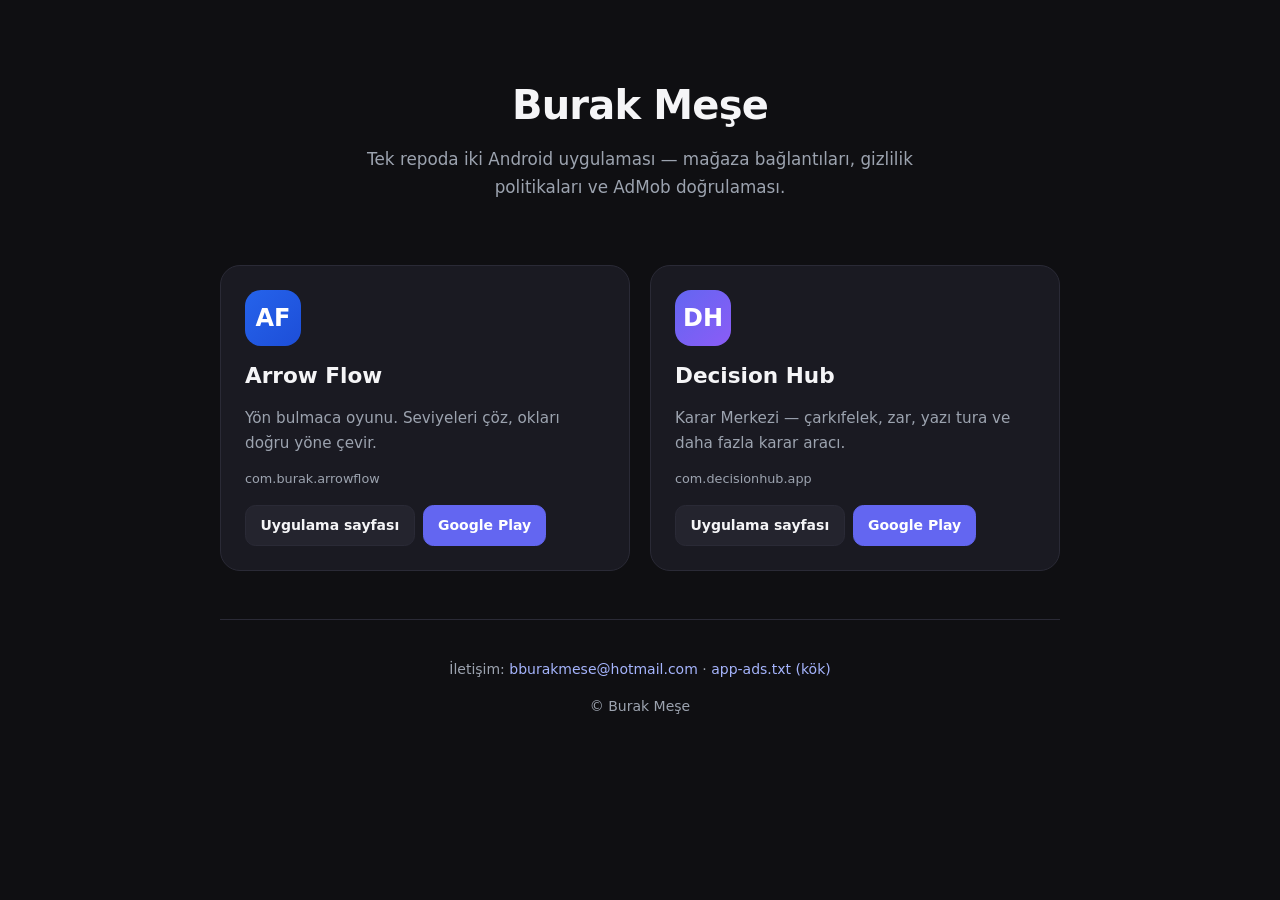
<file: index.html>
<!DOCTYPE html>
<html lang="tr">
<head>
  <meta charset="utf-8">
  <meta name="viewport" content="width=device-width, initial-scale=1">
  <meta name="description" content="Burak Meşe — Arrow Flow ve Decision Hub Android uygulamaları.">
  <title>Burak Meşe — Mobil Uygulamalar</title>
  <link rel="stylesheet" href="assets/site.css">
</head>
<body>
  <div class="wrap">
    <header class="hero">
      <h1>Burak Meşe</h1>
      <p>Tek repoda iki Android uygulaması — mağaza bağlantıları, gizlilik politikaları ve AdMob doğrulaması.</p>
    </header>

    <div class="grid">
      <article class="card">
        <div class="card-icon arrow" aria-hidden="true">AF</div>
        <h2>Arrow Flow</h2>
        <p>Yön bulmaca oyunu. Seviyeleri çöz, okları doğru yöne çevir.</p>
        <span class="meta">com.burak.arrowflow</span>
        <div class="links">
          <a class="btn" href="arrow-flow/">Uygulama sayfası</a>
          <a class="btn primary" href="https://play.google.com/store/apps/details?id=com.burak.arrowflow">Google Play</a>
        </div>
      </article>

      <article class="card">
        <div class="card-icon karar" aria-hidden="true">DH</div>
        <h2>Decision Hub</h2>
        <p>Karar Merkezi — çarkıfelek, zar, yazı tura ve daha fazla karar aracı.</p>
        <span class="meta">com.decisionhub.app</span>
        <div class="links">
          <a class="btn" href="decision-hub/">Uygulama sayfası</a>
          <a class="btn primary" href="https://play.google.com/store/apps/details?id=com.decisionhub.app">Google Play</a>
        </div>
      </article>
    </div>

    <footer class="footer">
      <p>
        İletişim:
        <a href="mailto:bburakmese@hotmail.com">bburakmese@hotmail.com</a>
        ·
        <a href="app-ads.txt">app-ads.txt (kök)</a>
      </p>
      <p>© Burak Meşe</p>
    </footer>
  </div>
</body>
</html>
</file>
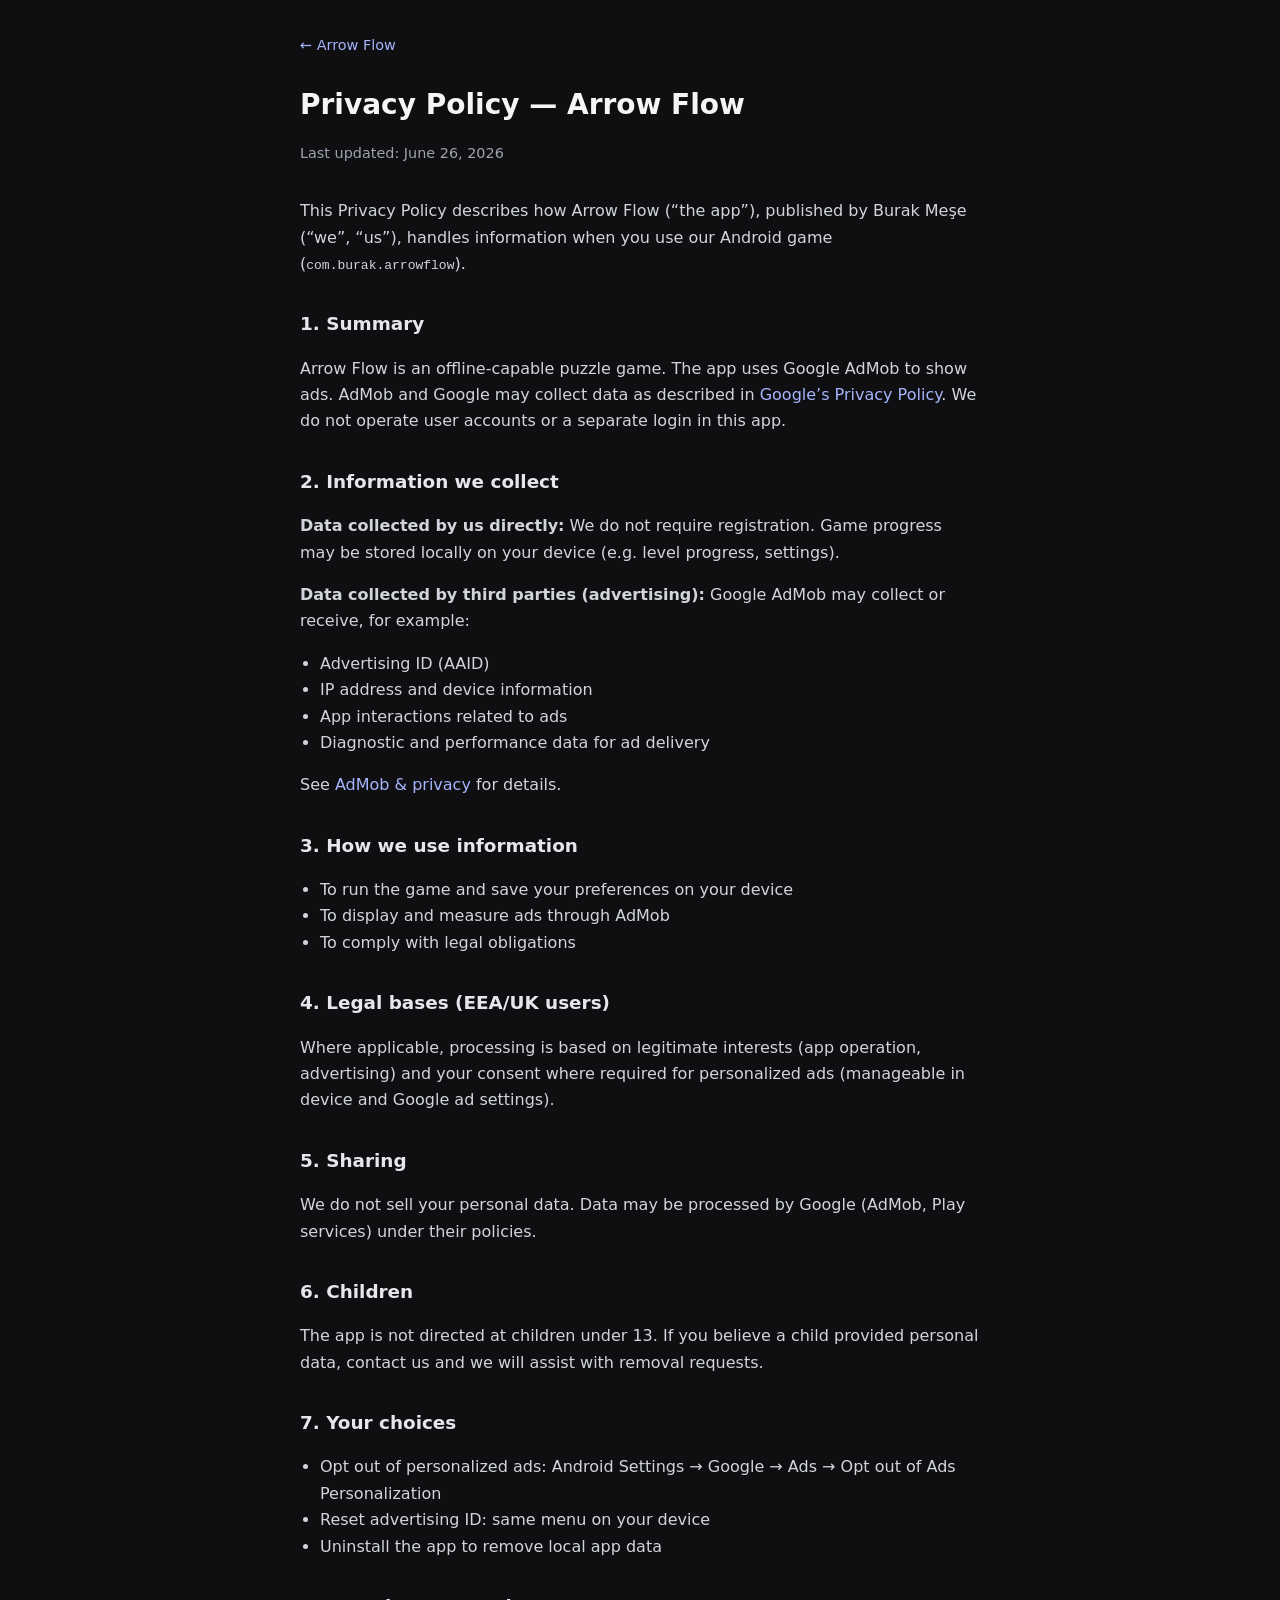
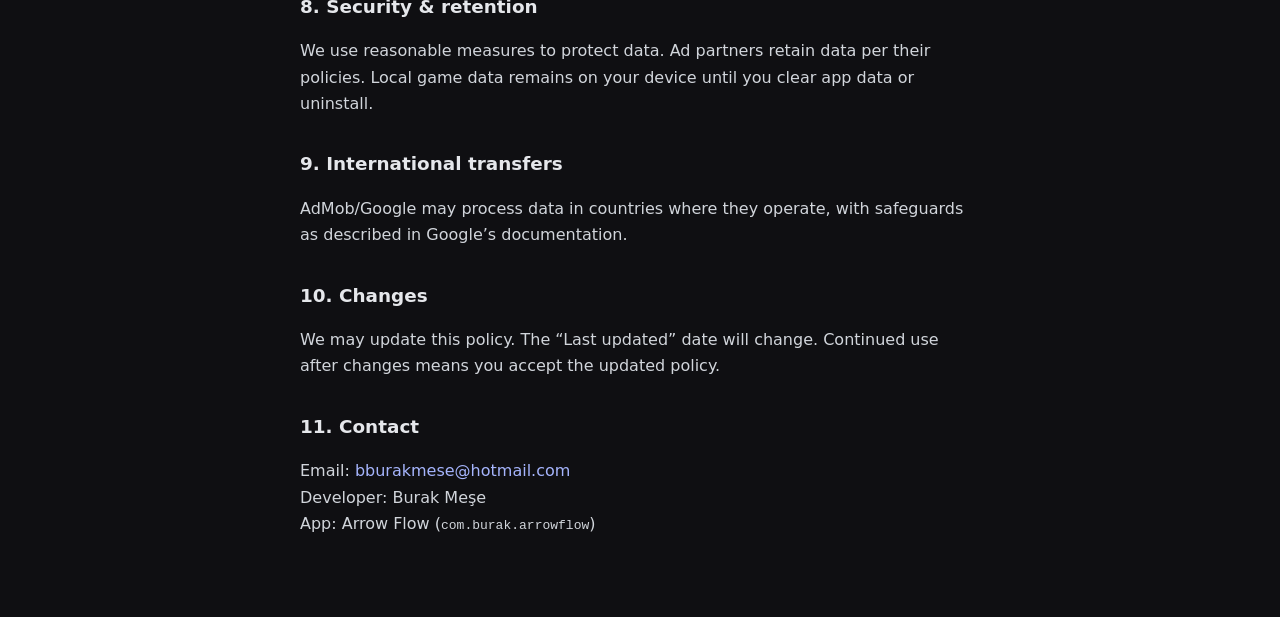
<file: arrow-flow-privacy/index.html>
<!DOCTYPE html>
<html lang="en">
<head>
  <meta charset="utf-8">
  <meta http-equiv="refresh" content="0; url=../arrow-flow/privacy/">
  <link rel="canonical" href="https://meseburak.github.io/arrow-flow/privacy/">
  <title>Redirecting…</title>
</head>
<body>
  <p>Moved to <a href="../arrow-flow/privacy/">arrow-flow/privacy</a>.</p>
</body>
</html>
</file>
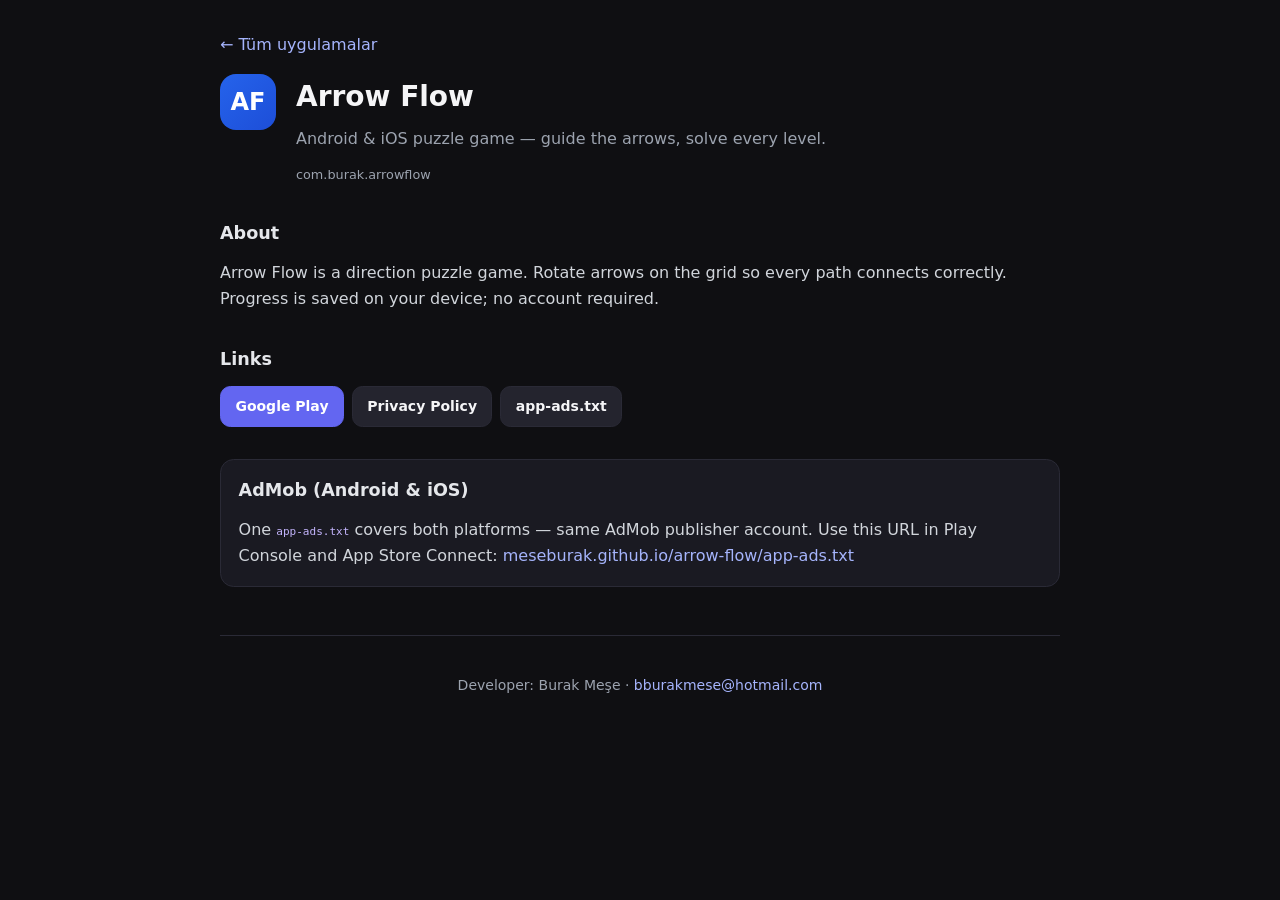
<file: arrow-flow/index.html>
<!DOCTYPE html>
<html lang="en">
<head>
  <meta charset="utf-8">
  <meta name="viewport" content="width=device-width, initial-scale=1">
  <meta name="description" content="Arrow Flow — Android puzzle game by Burak Meşe.">
  <title>Arrow Flow</title>
  <link rel="stylesheet" href="../assets/site.css">
</head>
<body>
  <div class="wrap app-page">
    <a class="back" href="../">← Tüm uygulamalar</a>

    <header class="app-hero">
      <div class="card-icon arrow" aria-hidden="true">AF</div>
      <div>
        <h1>Arrow Flow</h1>
        <p class="app-tagline">Android &amp; iOS puzzle game — guide the arrows, solve every level.</p>
        <span class="meta">com.burak.arrowflow</span>
      </div>
    </header>

    <section class="app-section">
      <h2>About</h2>
      <p>
        Arrow Flow is a direction puzzle game. Rotate arrows on the grid so every path connects
        correctly. Progress is saved on your device; no account required.
      </p>
    </section>

    <section class="app-section">
      <h2>Links</h2>
      <div class="links">
        <a class="btn primary" href="https://play.google.com/store/apps/details?id=com.burak.arrowflow">Google Play</a>
        <a class="btn" href="privacy/">Privacy Policy</a>
        <a class="btn" href="app-ads.txt">app-ads.txt</a>
      </div>
    </section>

    <section class="app-section ads-note">
      <h2>AdMob (Android &amp; iOS)</h2>
      <p>
        One <code>app-ads.txt</code> covers both platforms — same AdMob publisher account.
        Use this URL in Play Console and App Store Connect:
        <a href="app-ads.txt">meseburak.github.io/arrow-flow/app-ads.txt</a>
      </p>
    </section>

    <footer class="footer">
      <p>Developer: Burak Meşe · <a href="mailto:bburakmese@hotmail.com">bburakmese@hotmail.com</a></p>
    </footer>
  </div>
</body>
</html>
</file>
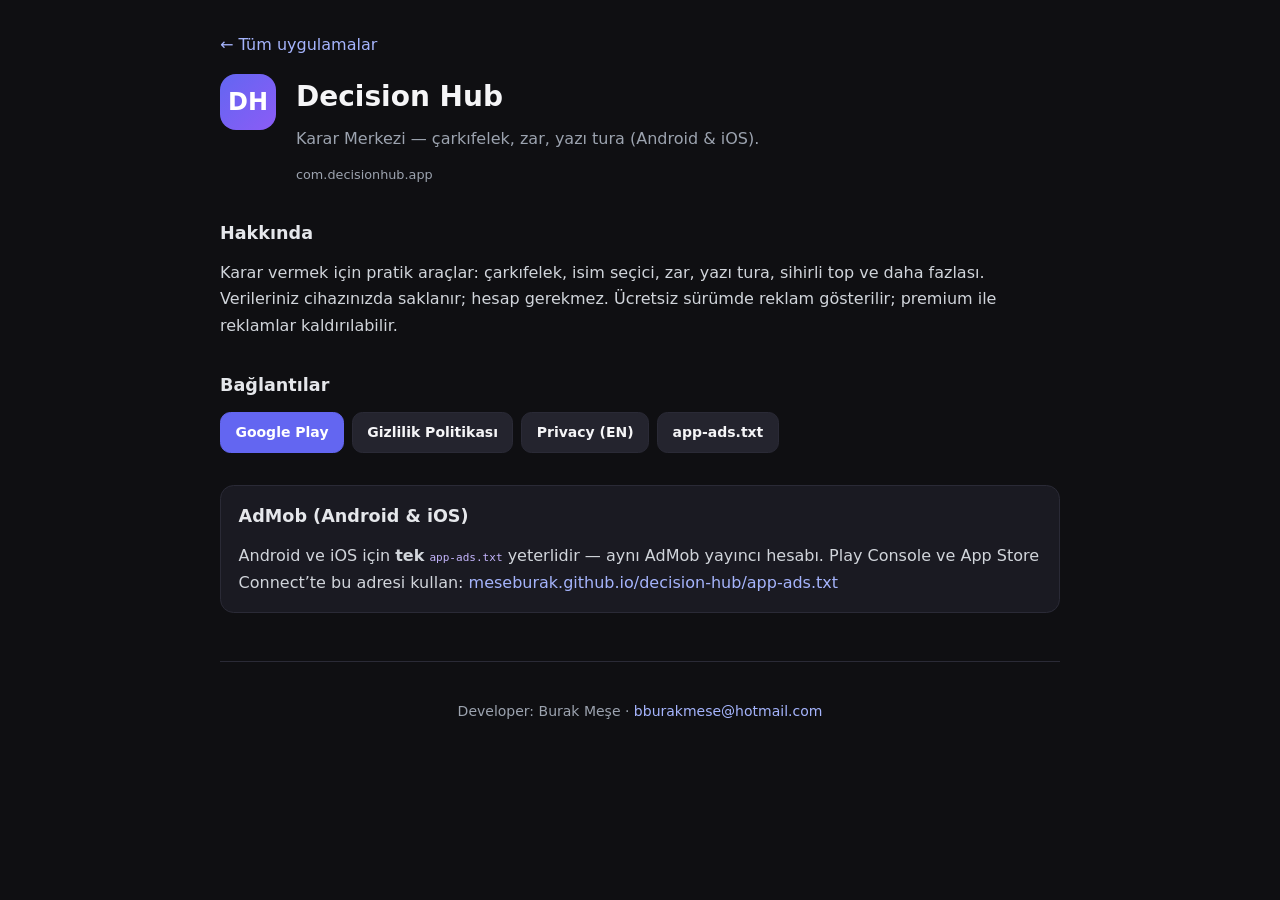
<file: decision-hub/index.html>
<!DOCTYPE html>
<html lang="tr">
<head>
  <meta charset="utf-8">
  <meta name="viewport" content="width=device-width, initial-scale=1">
  <meta name="description" content="Decision Hub (Karar Merkezi) — çarkıfelek, zar ve karar araçları.">
  <title>Decision Hub — Karar Merkezi</title>
  <link rel="stylesheet" href="../assets/site.css">
</head>
<body>
  <div class="wrap app-page">
    <a class="back" href="../">← Tüm uygulamalar</a>

    <header class="app-hero">
      <div class="card-icon karar" aria-hidden="true">DH</div>
      <div>
        <h1>Decision Hub</h1>
        <p class="app-tagline">Karar Merkezi — çarkıfelek, zar, yazı tura (Android &amp; iOS).</p>
        <span class="meta">com.decisionhub.app</span>
      </div>
    </header>

    <section class="app-section">
      <h2>Hakkında</h2>
      <p>
        Karar vermek için pratik araçlar: çarkıfelek, isim seçici, zar, yazı tura, sihirli top ve
        daha fazlası. Verileriniz cihazınızda saklanır; hesap gerekmez. Ücretsiz sürümde reklam
        gösterilir; premium ile reklamlar kaldırılabilir.
      </p>
    </section>

    <section class="app-section">
      <h2>Bağlantılar</h2>
      <div class="links">
        <a class="btn primary" href="https://play.google.com/store/apps/details?id=com.decisionhub.app">Google Play</a>
        <a class="btn" href="privacy/">Gizlilik Politikası</a>
        <a class="btn" href="privacy/en.html">Privacy (EN)</a>
        <a class="btn" href="app-ads.txt">app-ads.txt</a>
      </div>
    </section>

    <section class="app-section ads-note">
      <h2>AdMob (Android &amp; iOS)</h2>
      <p>
        Android ve iOS için <strong>tek</strong> <code>app-ads.txt</code> yeterlidir — aynı AdMob yayıncı hesabı.
        Play Console ve App Store Connect’te bu adresi kullan:
        <a href="app-ads.txt">meseburak.github.io/decision-hub/app-ads.txt</a>
      </p>
    </section>

    <footer class="footer">
      <p>Developer: Burak Meşe · <a href="mailto:bburakmese@hotmail.com">bburakmese@hotmail.com</a></p>
    </footer>
  </div>
</body>
</html>
</file>
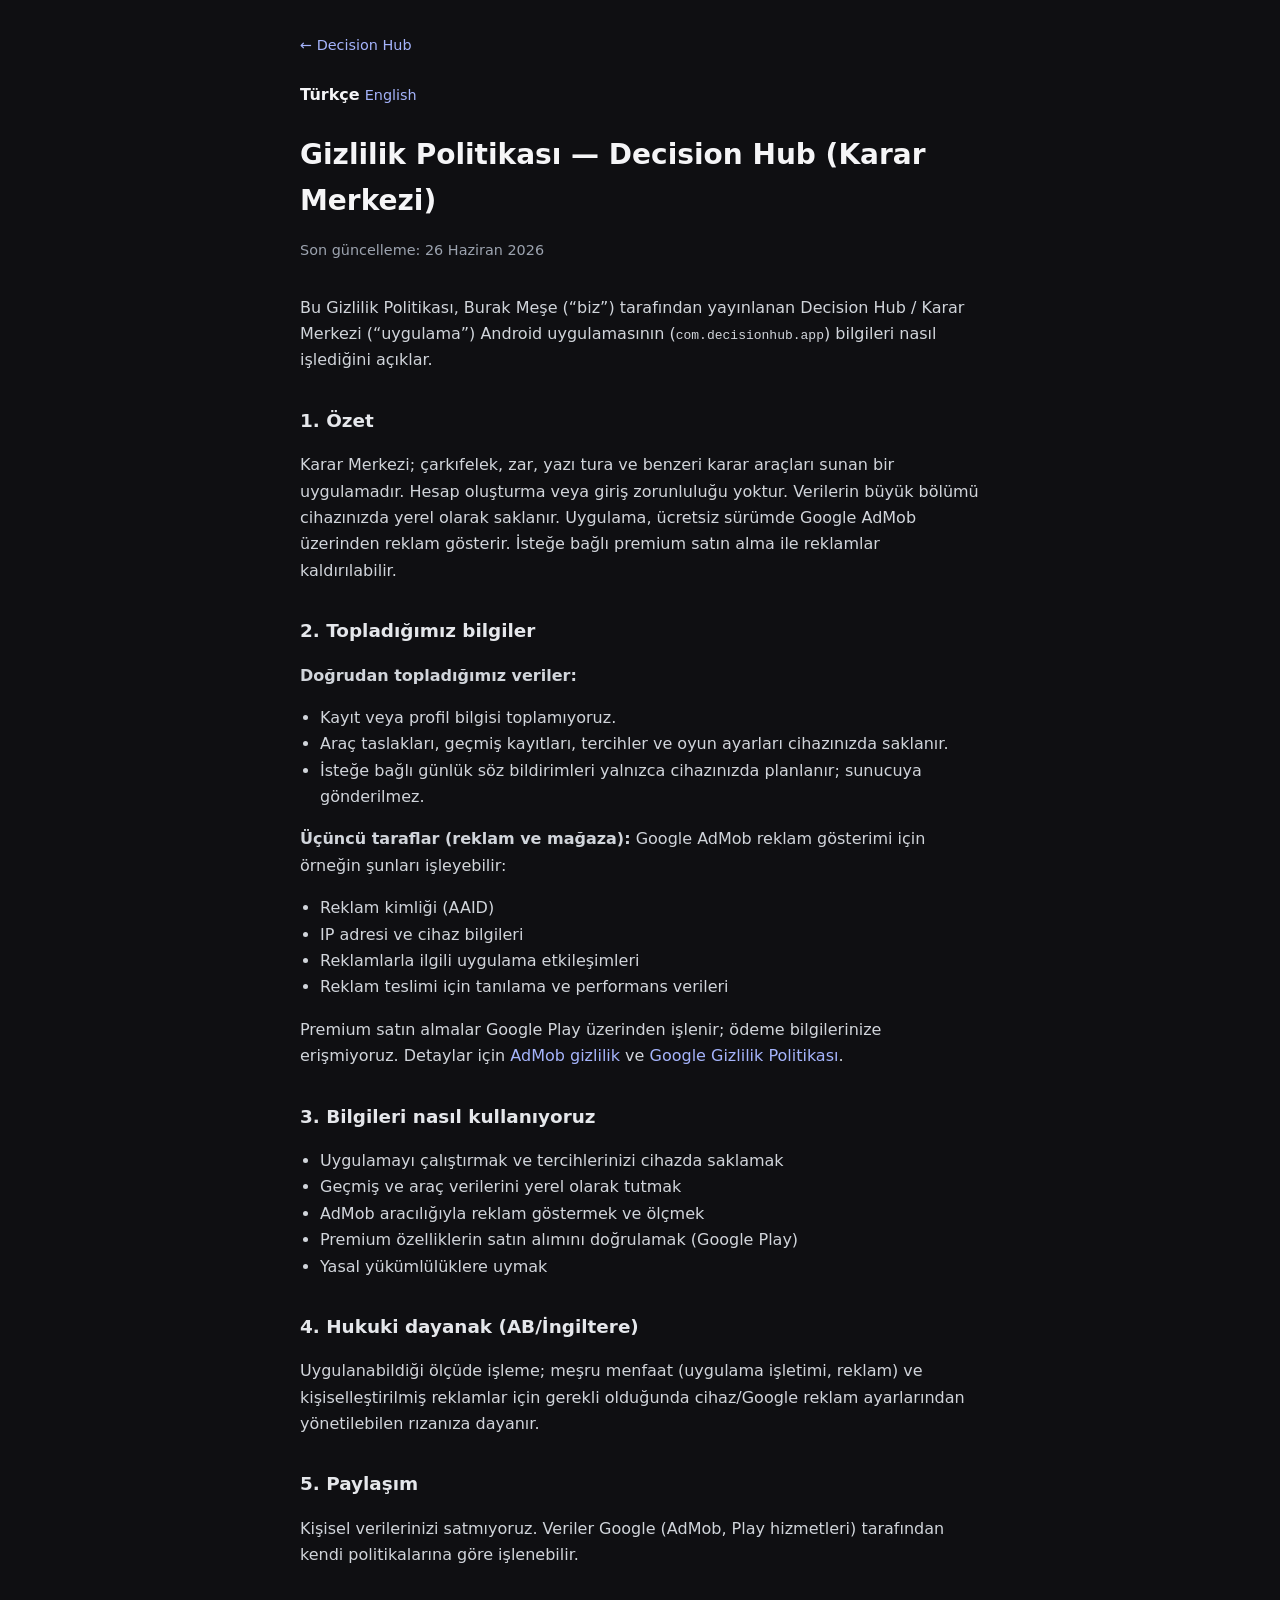
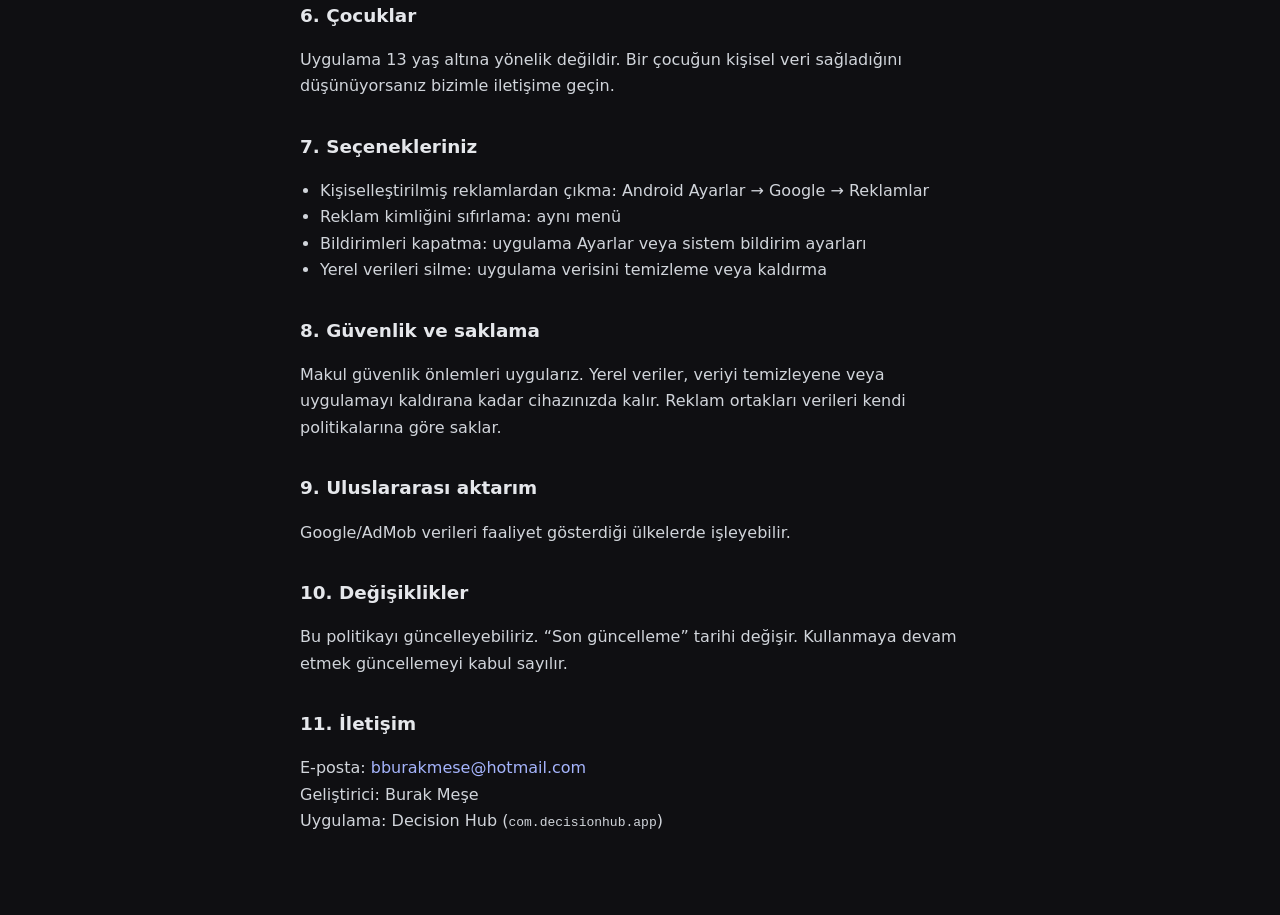
<file: karar-merkezi-privacy/index.html>
<!DOCTYPE html>
<html lang="tr">
<head>
  <meta charset="utf-8">
  <meta http-equiv="refresh" content="0; url=../decision-hub/privacy/">
  <link rel="canonical" href="https://meseburak.github.io/decision-hub/privacy/">
  <title>Yönlendiriliyor…</title>
</head>
<body>
  <p>Yeni adres: <a href="../decision-hub/privacy/">decision-hub/privacy</a>.</p>
</body>
</html>
</file>
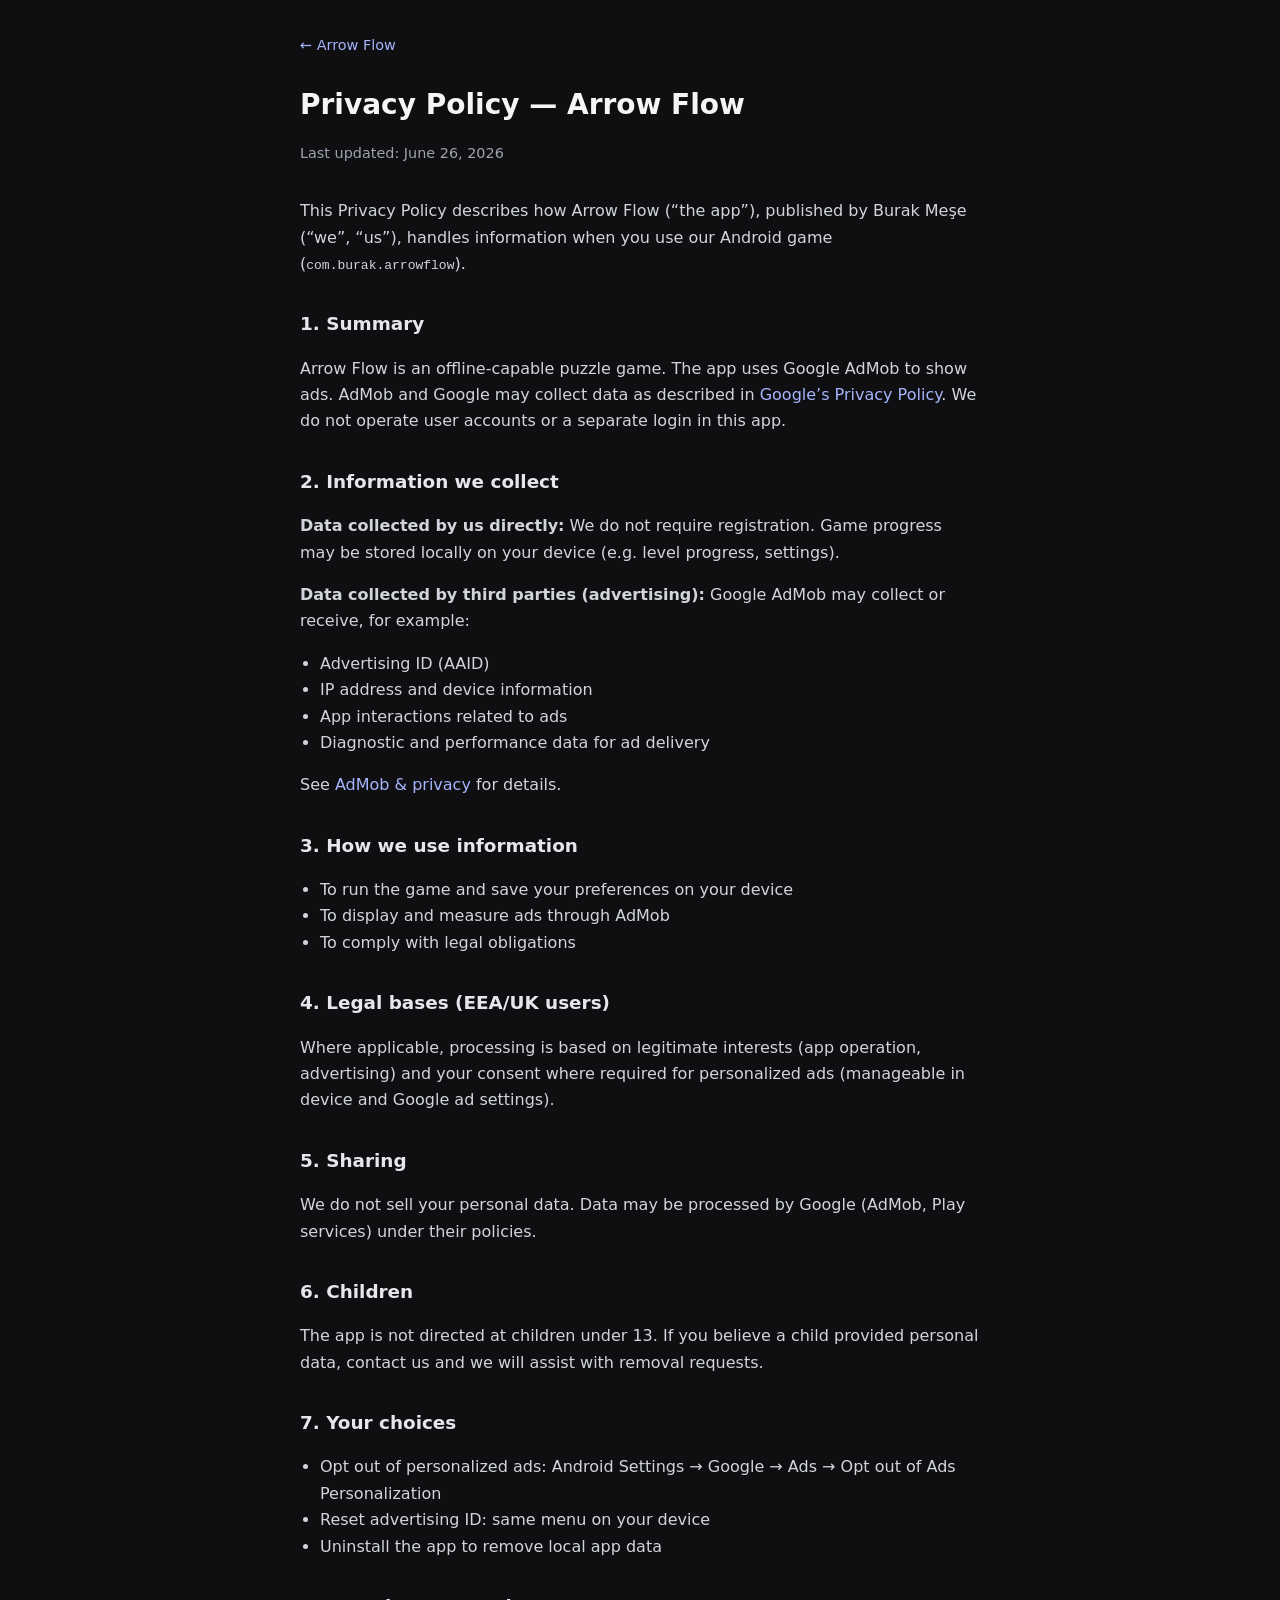
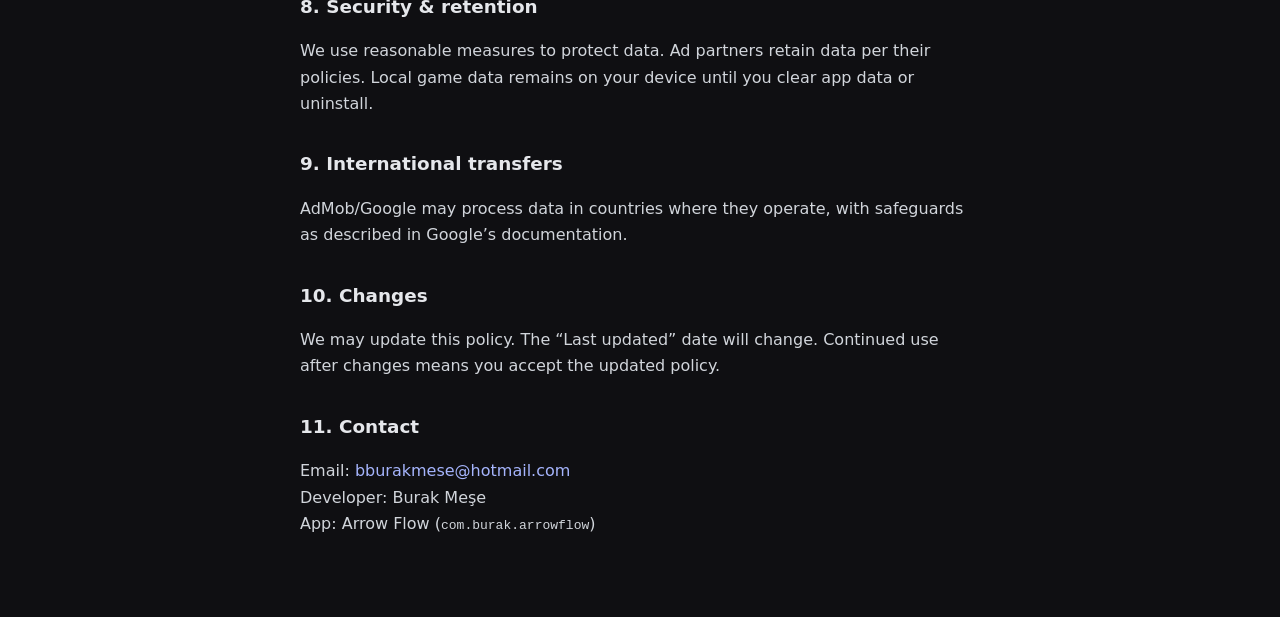
<file: arrow-flow/privacy/index.html>
<!DOCTYPE html>
<html lang="en">
<head>
  <meta charset="utf-8">
  <meta name="viewport" content="width=device-width, initial-scale=1">
  <title>Arrow Flow — Privacy Policy</title>
  <link rel="stylesheet" href="../../assets/site.css">
</head>
<body>
  <div class="wrap policy">
    <a class="back" href="../">← Arrow Flow</a>
    <h1>Privacy Policy — Arrow Flow</h1>
    <p class="updated">Last updated: June 26, 2026</p>

    <p>
      This Privacy Policy describes how Arrow Flow (“the app”), published by Burak Meşe (“we”, “us”),
      handles information when you use our Android game (<code>com.burak.arrowflow</code>).
    </p>

    <h2>1. Summary</h2>
    <p>
      Arrow Flow is an offline-capable puzzle game. The app uses Google AdMob to show ads.
      AdMob and Google may collect data as described in
      <a href="https://policies.google.com/privacy" rel="noopener">Google’s Privacy Policy</a>.
      We do not operate user accounts or a separate login in this app.
    </p>

    <h2>2. Information we collect</h2>
    <p><strong>Data collected by us directly:</strong> We do not require registration. Game progress may be stored locally on your device (e.g. level progress, settings).</p>
    <p><strong>Data collected by third parties (advertising):</strong> Google AdMob may collect or receive, for example:</p>
    <ul>
      <li>Advertising ID (AAID)</li>
      <li>IP address and device information</li>
      <li>App interactions related to ads</li>
      <li>Diagnostic and performance data for ad delivery</li>
    </ul>
    <p>See <a href="https://support.google.com/admob/answer/6128543" rel="noopener">AdMob &amp; privacy</a> for details.</p>

    <h2>3. How we use information</h2>
    <ul>
      <li>To run the game and save your preferences on your device</li>
      <li>To display and measure ads through AdMob</li>
      <li>To comply with legal obligations</li>
    </ul>

    <h2>4. Legal bases (EEA/UK users)</h2>
    <p>
      Where applicable, processing is based on legitimate interests (app operation, advertising)
      and your consent where required for personalized ads (manageable in device and Google ad settings).
    </p>

    <h2>5. Sharing</h2>
    <p>We do not sell your personal data. Data may be processed by Google (AdMob, Play services) under their policies.</p>

    <h2>6. Children</h2>
    <p>
      The app is not directed at children under 13. If you believe a child provided personal data,
      contact us and we will assist with removal requests.
    </p>

    <h2>7. Your choices</h2>
    <ul>
      <li>Opt out of personalized ads: Android Settings → Google → Ads → Opt out of Ads Personalization</li>
      <li>Reset advertising ID: same menu on your device</li>
      <li>Uninstall the app to remove local app data</li>
    </ul>

    <h2>8. Security &amp; retention</h2>
    <p>
      We use reasonable measures to protect data. Ad partners retain data per their policies.
      Local game data remains on your device until you clear app data or uninstall.
    </p>

    <h2>9. International transfers</h2>
    <p>AdMob/Google may process data in countries where they operate, with safeguards as described in Google’s documentation.</p>

    <h2>10. Changes</h2>
    <p>We may update this policy. The “Last updated” date will change. Continued use after changes means you accept the updated policy.</p>

    <h2>11. Contact</h2>
    <p>
      Email: <a href="mailto:bburakmese@hotmail.com">bburakmese@hotmail.com</a><br>
      Developer: Burak Meşe<br>
      App: Arrow Flow (<code>com.burak.arrowflow</code>)
    </p>
  </div>
</body>
</html>
</file>
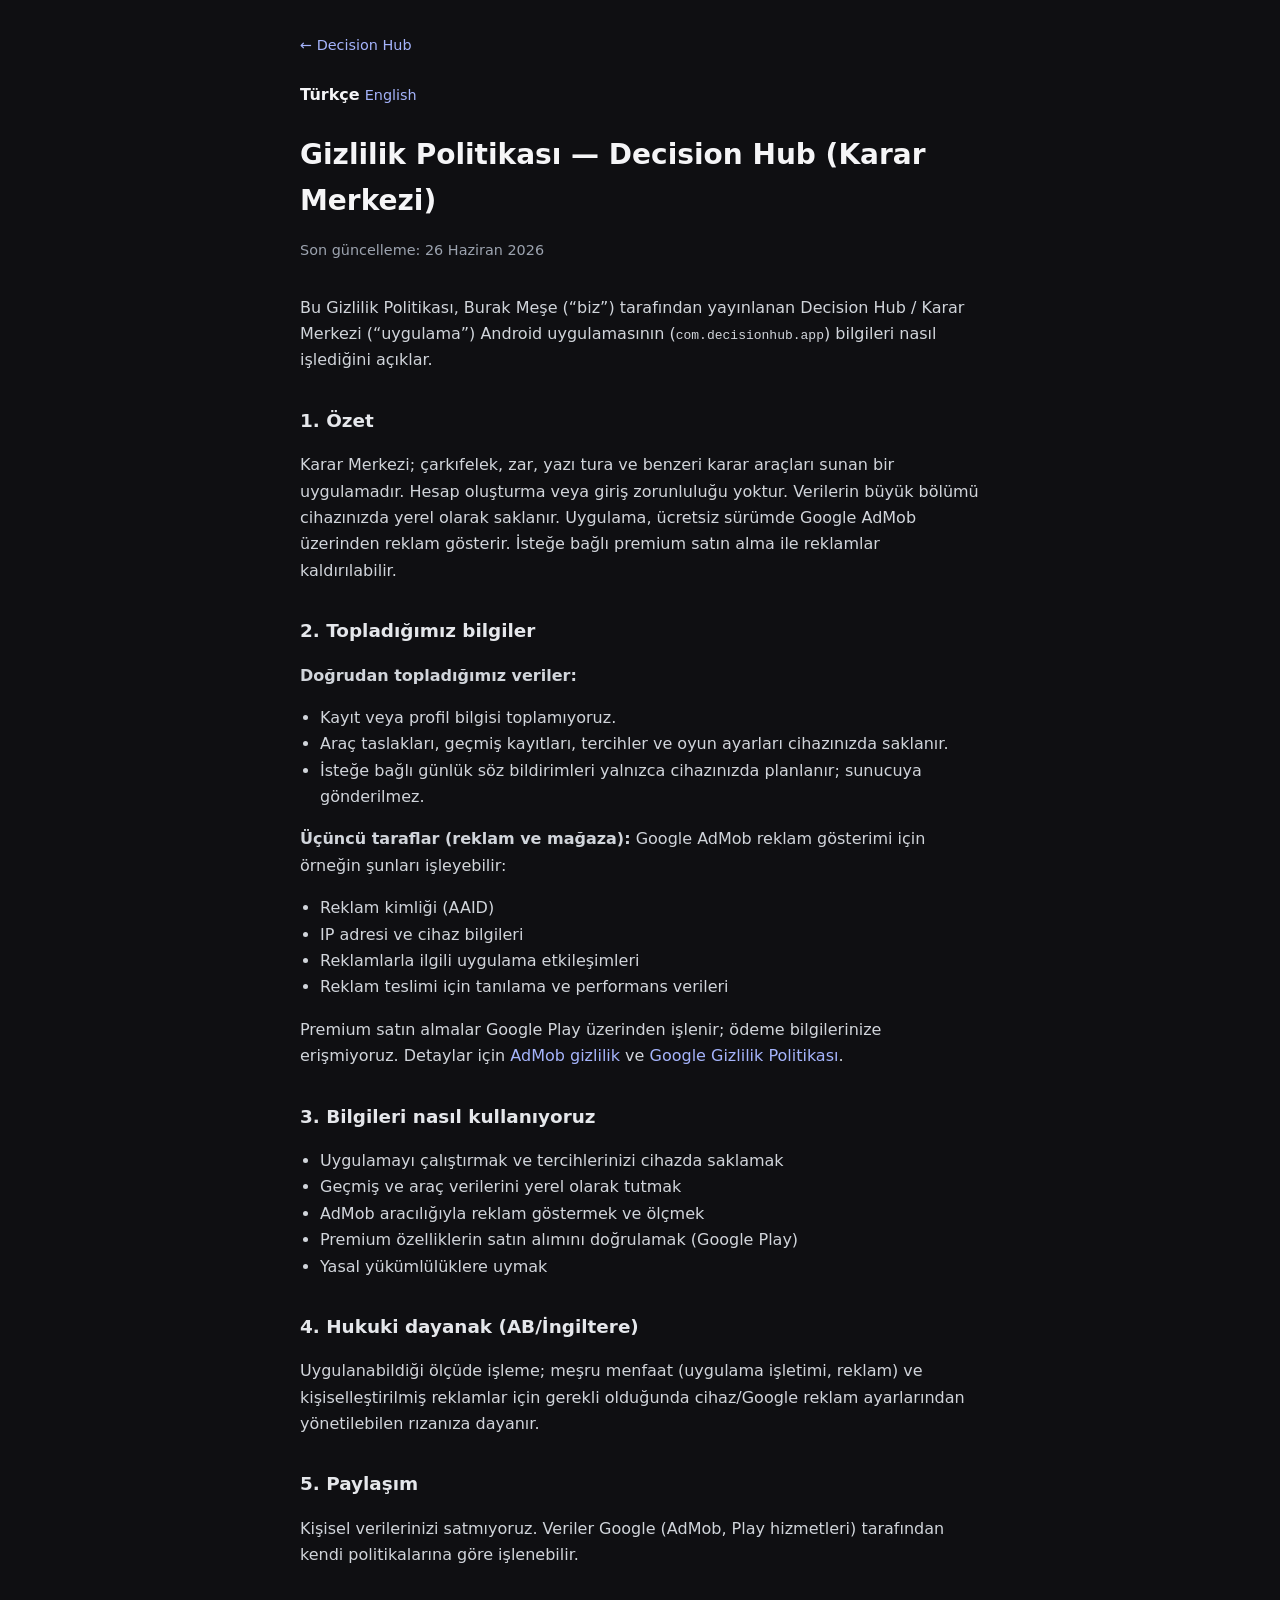
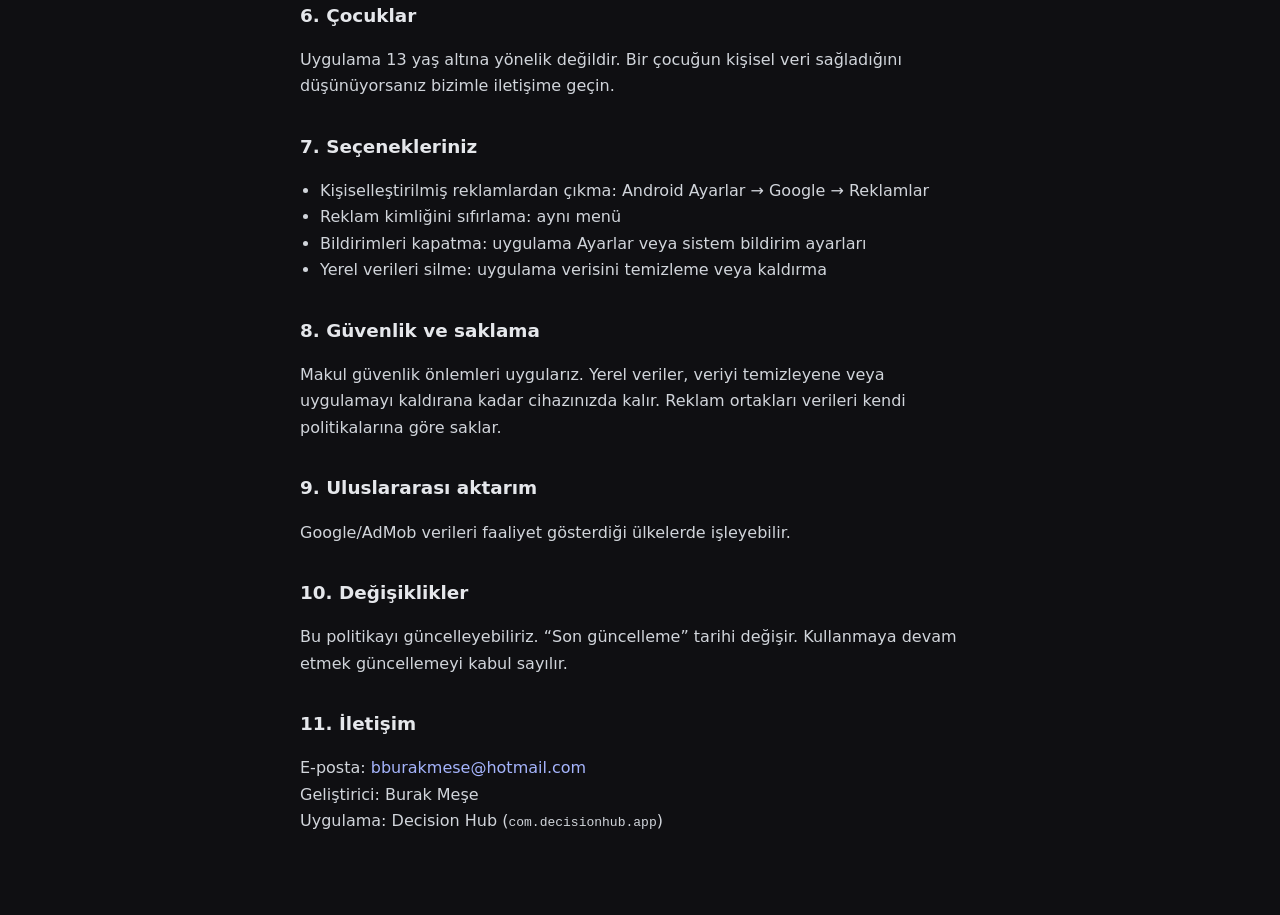
<file: decision-hub/privacy/index.html>
<!DOCTYPE html>
<html lang="tr">
<head>
  <meta charset="utf-8">
  <meta name="viewport" content="width=device-width, initial-scale=1">
  <title>Decision Hub — Gizlilik Politikası</title>
  <link rel="stylesheet" href="../../assets/site.css">
</head>
<body>
  <div class="wrap policy">
    <a class="back" href="../">← Decision Hub</a>
    <div class="lang-switch">
      <strong>Türkçe</strong>
      <a href="en.html">English</a>
    </div>

    <h1>Gizlilik Politikası — Decision Hub (Karar Merkezi)</h1>
    <p class="updated">Son güncelleme: 26 Haziran 2026</p>

    <p>
      Bu Gizlilik Politikası, Burak Meşe (“biz”) tarafından yayınlanan Decision Hub / Karar Merkezi
      (“uygulama”) Android uygulamasının (<code>com.decisionhub.app</code>) bilgileri nasıl
      işlediğini açıklar.
    </p>

    <h2>1. Özet</h2>
    <p>
      Karar Merkezi; çarkıfelek, zar, yazı tura ve benzeri karar araçları sunan bir uygulamadır.
      Hesap oluşturma veya giriş zorunluluğu yoktur. Verilerin büyük bölümü cihazınızda yerel
      olarak saklanır. Uygulama, ücretsiz sürümde Google AdMob üzerinden reklam gösterir.
      İsteğe bağlı premium satın alma ile reklamlar kaldırılabilir.
    </p>

    <h2>2. Topladığımız bilgiler</h2>
    <p><strong>Doğrudan topladığımız veriler:</strong></p>
    <ul>
      <li>Kayıt veya profil bilgisi toplamıyoruz.</li>
      <li>Araç taslakları, geçmiş kayıtları, tercihler ve oyun ayarları cihazınızda saklanır.</li>
      <li>İsteğe bağlı günlük söz bildirimleri yalnızca cihazınızda planlanır; sunucuya gönderilmez.</li>
    </ul>
    <p><strong>Üçüncü taraflar (reklam ve mağaza):</strong> Google AdMob reklam gösterimi için örneğin şunları işleyebilir:</p>
    <ul>
      <li>Reklam kimliği (AAID)</li>
      <li>IP adresi ve cihaz bilgileri</li>
      <li>Reklamlarla ilgili uygulama etkileşimleri</li>
      <li>Reklam teslimi için tanılama ve performans verileri</li>
    </ul>
    <p>
      Premium satın almalar Google Play üzerinden işlenir; ödeme bilgilerinize erişmiyoruz.
      Detaylar için
      <a href="https://support.google.com/admob/answer/6128543" rel="noopener">AdMob gizlilik</a>
      ve
      <a href="https://policies.google.com/privacy" rel="noopener">Google Gizlilik Politikası</a>.
    </p>

    <h2>3. Bilgileri nasıl kullanıyoruz</h2>
    <ul>
      <li>Uygulamayı çalıştırmak ve tercihlerinizi cihazda saklamak</li>
      <li>Geçmiş ve araç verilerini yerel olarak tutmak</li>
      <li>AdMob aracılığıyla reklam göstermek ve ölçmek</li>
      <li>Premium özelliklerin satın alımını doğrulamak (Google Play)</li>
      <li>Yasal yükümlülüklere uymak</li>
    </ul>

    <h2>4. Hukuki dayanak (AB/İngiltere)</h2>
    <p>
      Uygulanabildiği ölçüde işleme; meşru menfaat (uygulama işletimi, reklam) ve kişiselleştirilmiş
      reklamlar için gerekli olduğunda cihaz/Google reklam ayarlarından yönetilebilen rızanıza dayanır.
    </p>

    <h2>5. Paylaşım</h2>
    <p>
      Kişisel verilerinizi satmıyoruz. Veriler Google (AdMob, Play hizmetleri) tarafından kendi
      politikalarına göre işlenebilir.
    </p>

    <h2>6. Çocuklar</h2>
    <p>
      Uygulama 13 yaş altına yönelik değildir. Bir çocuğun kişisel veri sağladığını düşünüyorsanız
      bizimle iletişime geçin.
    </p>

    <h2>7. Seçenekleriniz</h2>
    <ul>
      <li>Kişiselleştirilmiş reklamlardan çıkma: Android Ayarlar → Google → Reklamlar</li>
      <li>Reklam kimliğini sıfırlama: aynı menü</li>
      <li>Bildirimleri kapatma: uygulama Ayarlar veya sistem bildirim ayarları</li>
      <li>Yerel verileri silme: uygulama verisini temizleme veya kaldırma</li>
    </ul>

    <h2>8. Güvenlik ve saklama</h2>
    <p>
      Makul güvenlik önlemleri uygularız. Yerel veriler, veriyi temizleyene veya uygulamayı
      kaldırana kadar cihazınızda kalır. Reklam ortakları verileri kendi politikalarına göre saklar.
    </p>

    <h2>9. Uluslararası aktarım</h2>
    <p>Google/AdMob verileri faaliyet gösterdiği ülkelerde işleyebilir.</p>

    <h2>10. Değişiklikler</h2>
    <p>Bu politikayı güncelleyebiliriz. “Son güncelleme” tarihi değişir. Kullanmaya devam etmek güncellemeyi kabul sayılır.</p>

    <h2>11. İletişim</h2>
    <p>
      E-posta: <a href="mailto:bburakmese@hotmail.com">bburakmese@hotmail.com</a><br>
      Geliştirici: Burak Meşe<br>
      Uygulama: Decision Hub (<code>com.decisionhub.app</code>)
    </p>
  </div>
</body>
</html>
</file>
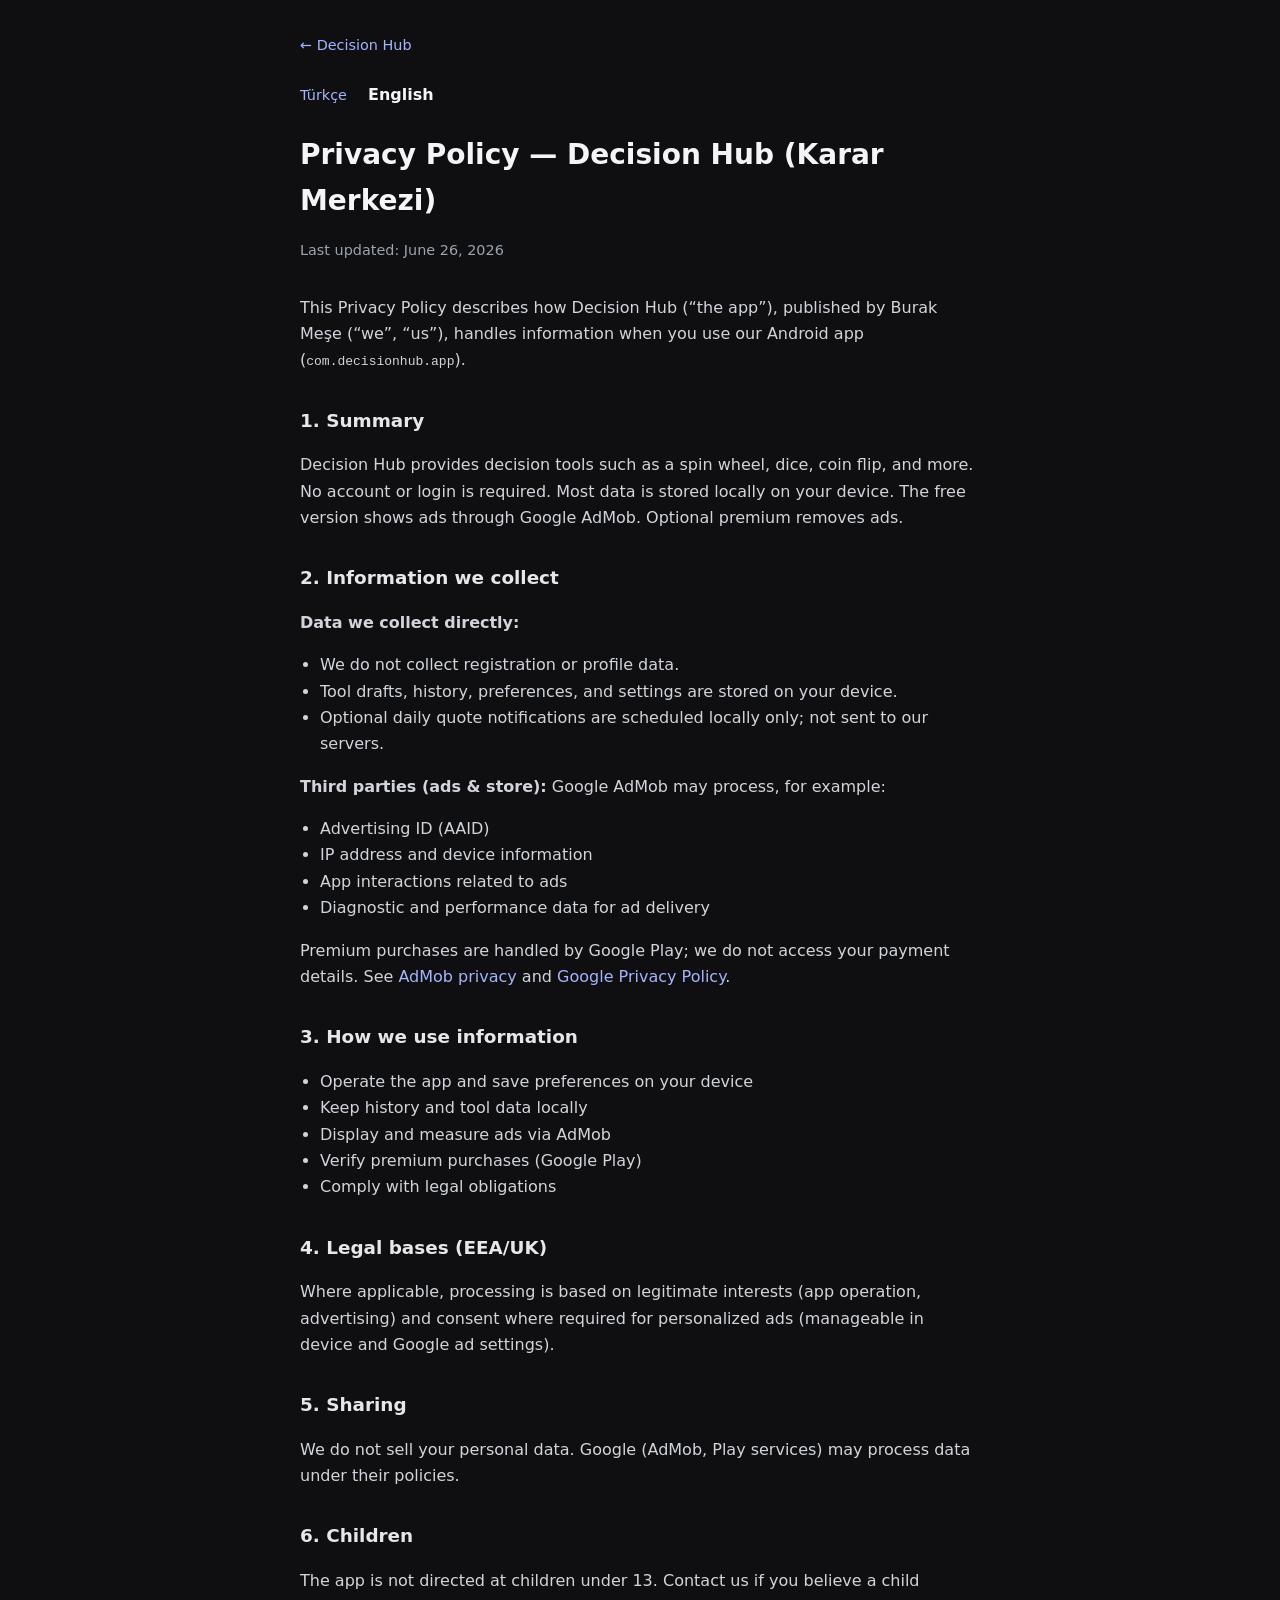
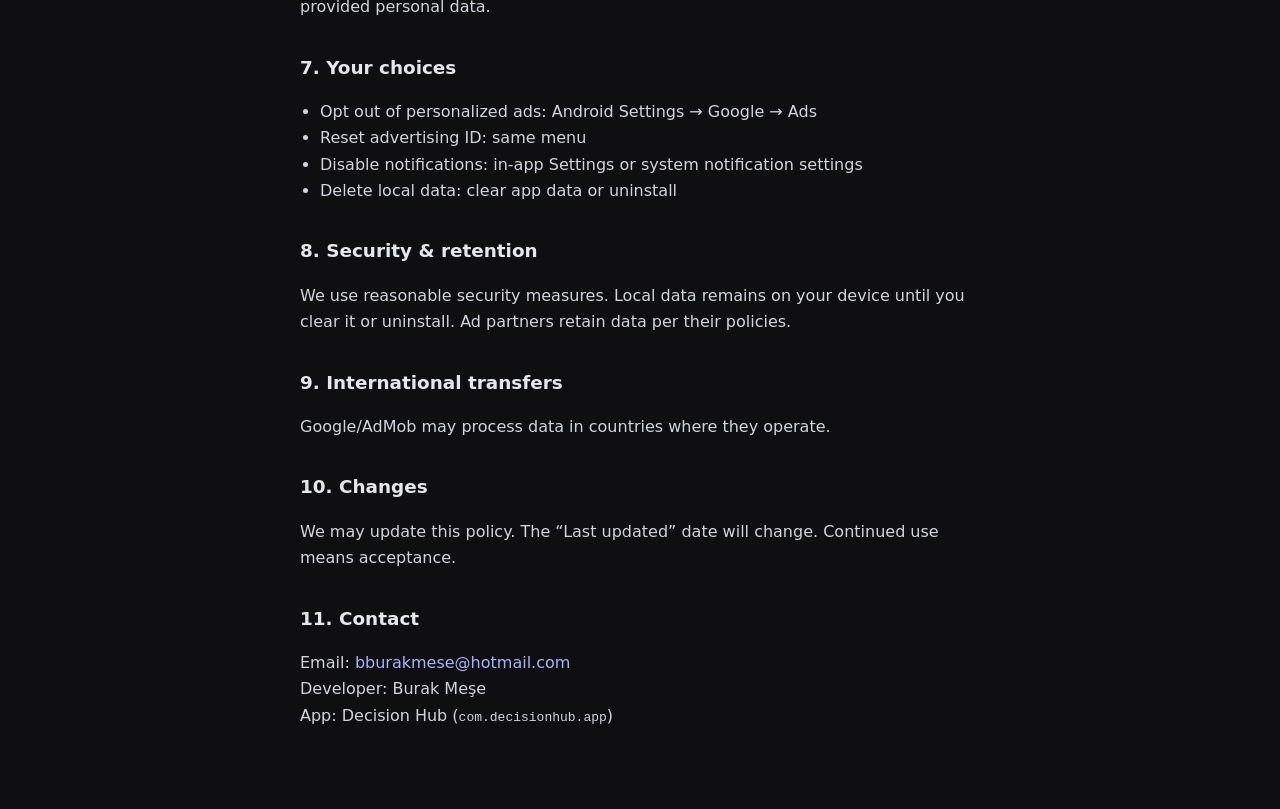
<file: karar-merkezi-privacy/en.html>
<!DOCTYPE html>
<html lang="en">
<head>
  <meta charset="utf-8">
  <meta http-equiv="refresh" content="0; url=../decision-hub/privacy/en.html">
  <link rel="canonical" href="https://meseburak.github.io/decision-hub/privacy/en.html">
  <title>Redirecting…</title>
</head>
<body>
  <p>Moved to <a href="../decision-hub/privacy/en.html">decision-hub/privacy/en.html</a>.</p>
</body>
</html>
</file>
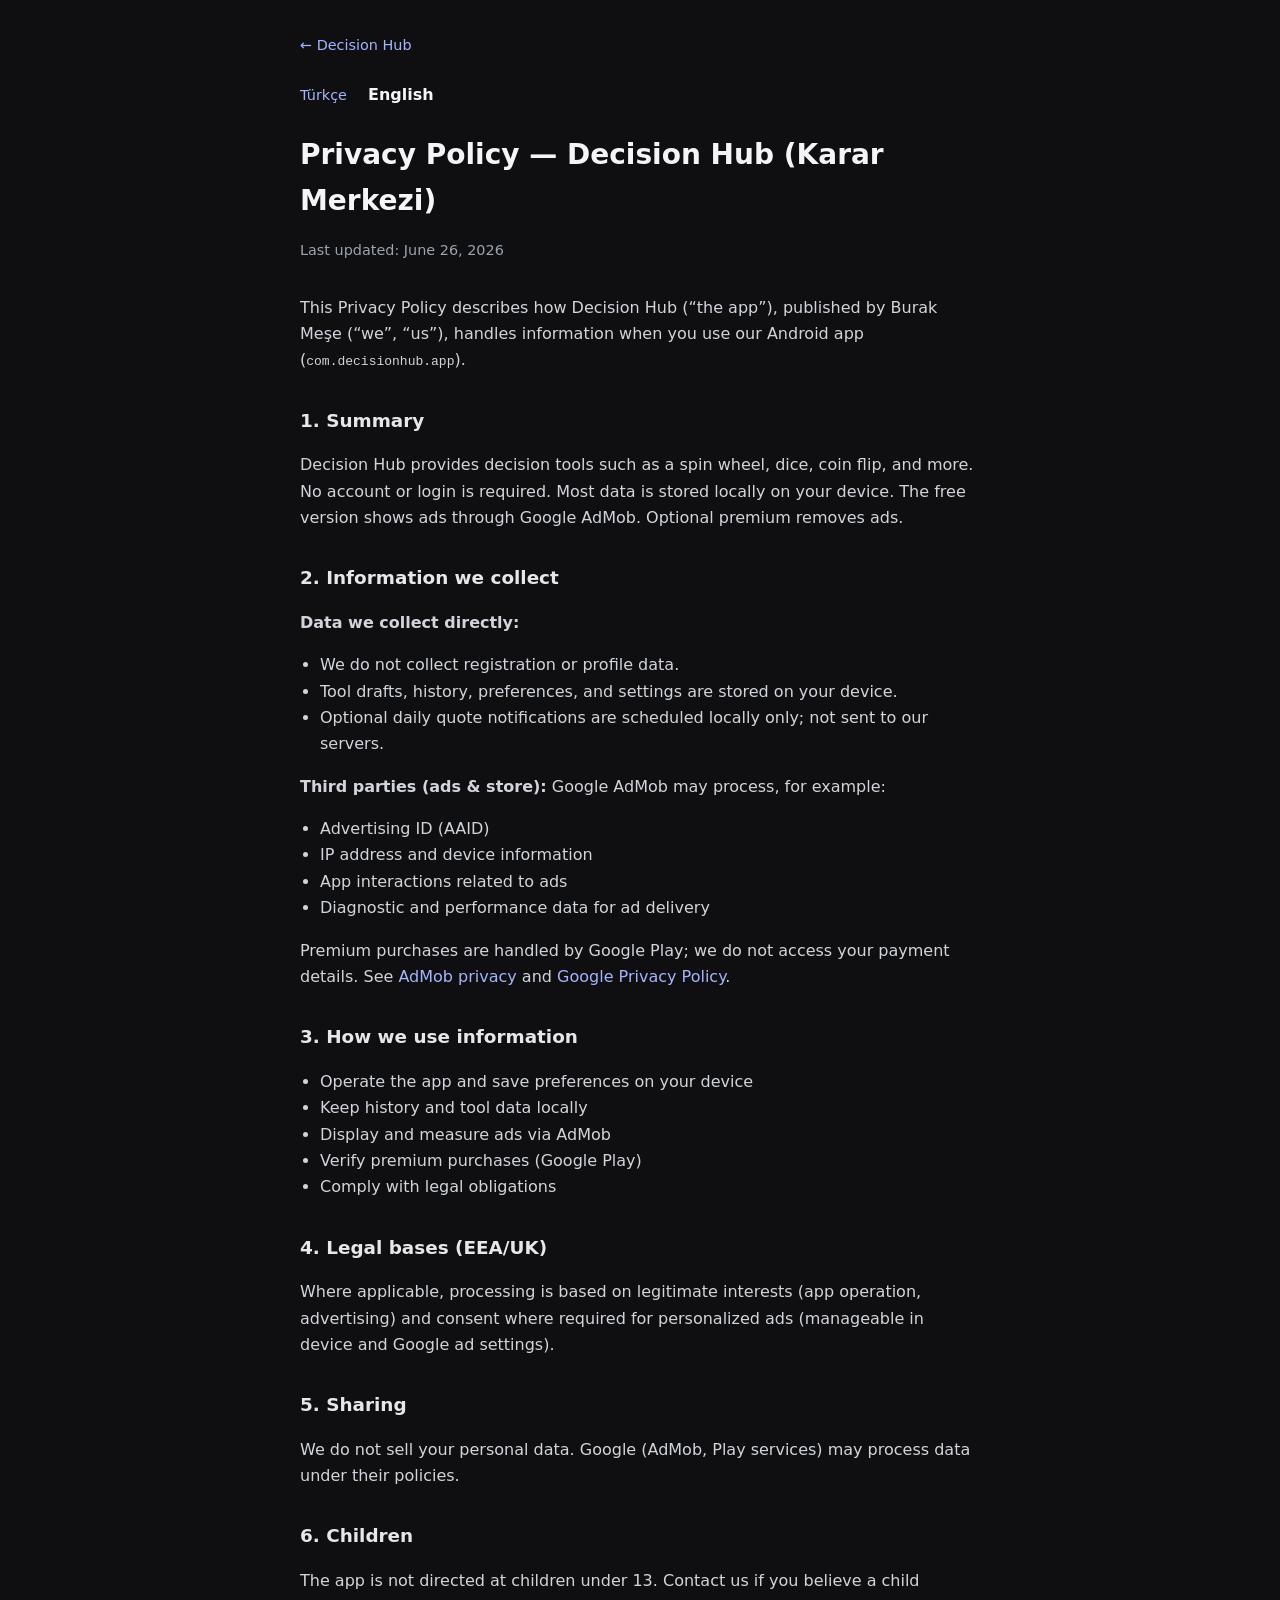
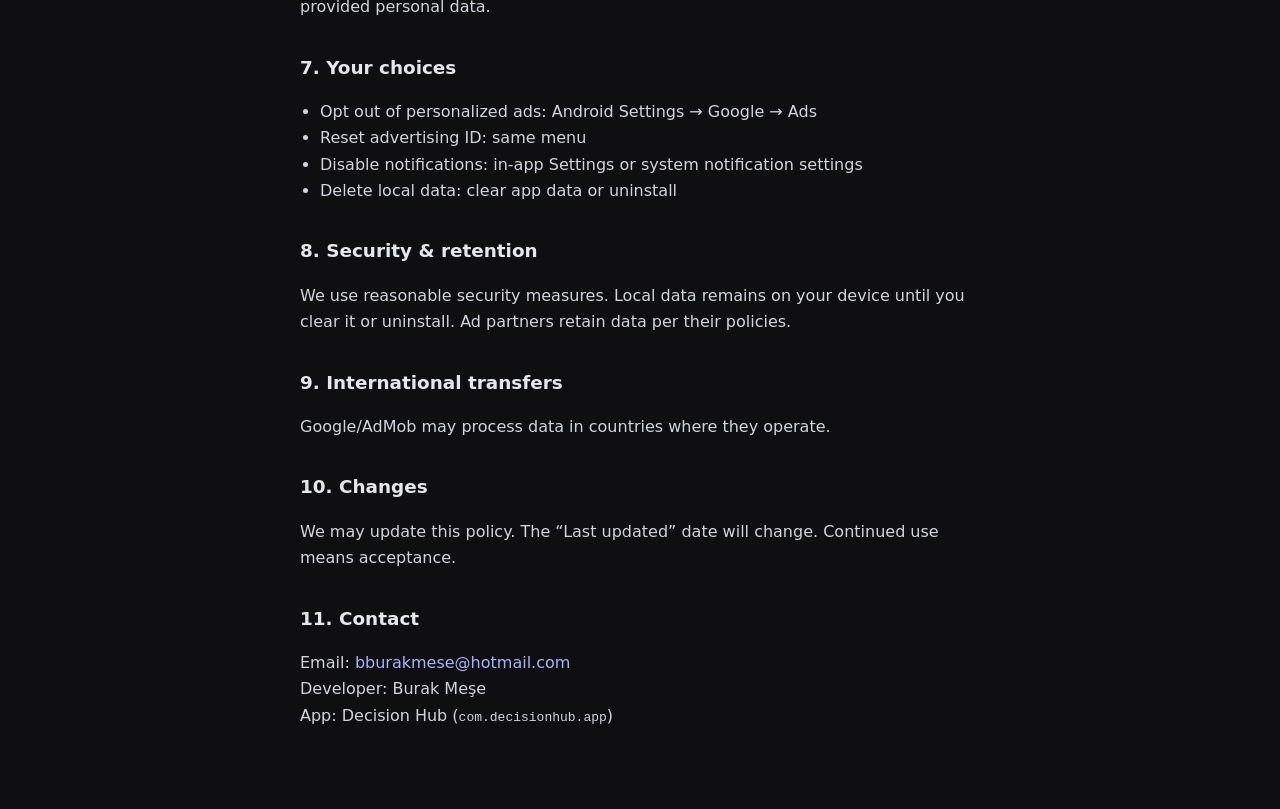
<file: decision-hub/privacy/en.html>
<!DOCTYPE html>
<html lang="en">
<head>
  <meta charset="utf-8">
  <meta name="viewport" content="width=device-width, initial-scale=1">
  <title>Decision Hub — Privacy Policy</title>
  <link rel="stylesheet" href="../../assets/site.css">
</head>
<body>
  <div class="wrap policy">
    <a class="back" href="../">← Decision Hub</a>
    <div class="lang-switch">
      <a href="index.html">Türkçe</a>
      <strong>English</strong>
    </div>

    <h1>Privacy Policy — Decision Hub (Karar Merkezi)</h1>
    <p class="updated">Last updated: June 26, 2026</p>

    <p>
      This Privacy Policy describes how Decision Hub (“the app”), published by Burak Meşe (“we”, “us”),
      handles information when you use our Android app (<code>com.decisionhub.app</code>).
    </p>

    <h2>1. Summary</h2>
    <p>
      Decision Hub provides decision tools such as a spin wheel, dice, coin flip, and more.
      No account or login is required. Most data is stored locally on your device.
      The free version shows ads through Google AdMob. Optional premium removes ads.
    </p>

    <h2>2. Information we collect</h2>
    <p><strong>Data we collect directly:</strong></p>
    <ul>
      <li>We do not collect registration or profile data.</li>
      <li>Tool drafts, history, preferences, and settings are stored on your device.</li>
      <li>Optional daily quote notifications are scheduled locally only; not sent to our servers.</li>
    </ul>
    <p><strong>Third parties (ads &amp; store):</strong> Google AdMob may process, for example:</p>
    <ul>
      <li>Advertising ID (AAID)</li>
      <li>IP address and device information</li>
      <li>App interactions related to ads</li>
      <li>Diagnostic and performance data for ad delivery</li>
    </ul>
    <p>
      Premium purchases are handled by Google Play; we do not access your payment details.
      See <a href="https://support.google.com/admob/answer/6128543" rel="noopener">AdMob privacy</a>
      and <a href="https://policies.google.com/privacy" rel="noopener">Google Privacy Policy</a>.
    </p>

    <h2>3. How we use information</h2>
    <ul>
      <li>Operate the app and save preferences on your device</li>
      <li>Keep history and tool data locally</li>
      <li>Display and measure ads via AdMob</li>
      <li>Verify premium purchases (Google Play)</li>
      <li>Comply with legal obligations</li>
    </ul>

    <h2>4. Legal bases (EEA/UK)</h2>
    <p>
      Where applicable, processing is based on legitimate interests (app operation, advertising)
      and consent where required for personalized ads (manageable in device and Google ad settings).
    </p>

    <h2>5. Sharing</h2>
    <p>We do not sell your personal data. Google (AdMob, Play services) may process data under their policies.</p>

    <h2>6. Children</h2>
    <p>The app is not directed at children under 13. Contact us if you believe a child provided personal data.</p>

    <h2>7. Your choices</h2>
    <ul>
      <li>Opt out of personalized ads: Android Settings → Google → Ads</li>
      <li>Reset advertising ID: same menu</li>
      <li>Disable notifications: in-app Settings or system notification settings</li>
      <li>Delete local data: clear app data or uninstall</li>
    </ul>

    <h2>8. Security &amp; retention</h2>
    <p>
      We use reasonable security measures. Local data remains on your device until you clear it or uninstall.
      Ad partners retain data per their policies.
    </p>

    <h2>9. International transfers</h2>
    <p>Google/AdMob may process data in countries where they operate.</p>

    <h2>10. Changes</h2>
    <p>We may update this policy. The “Last updated” date will change. Continued use means acceptance.</p>

    <h2>11. Contact</h2>
    <p>
      Email: <a href="mailto:bburakmese@hotmail.com">bburakmese@hotmail.com</a><br>
      Developer: Burak Meşe<br>
      App: Decision Hub (<code>com.decisionhub.app</code>)
    </p>
  </div>
</body>
</html>
</file>
<file: assets/site.css>
:root {
  --bg: #0f0f12;
  --surface: #1a1a22;
  --border: #2a2a36;
  --text: #f5f5f7;
  --muted: #9ca3af;
  --primary: #6366f1;
  --primary-soft: #312e81;
  --accent: #8b5cf6;
  --arrow: #1a56db;
  --karar: #6366f1;
}

* {
  box-sizing: border-box;
}

html {
  scroll-behavior: smooth;
}

body {
  margin: 0;
  font-family: system-ui, -apple-system, 'Segoe UI', Roboto, sans-serif;
  background: var(--bg);
  color: var(--text);
  line-height: 1.65;
}

a {
  color: #a5b4fc;
  text-decoration: none;
}

a:hover {
  text-decoration: underline;
}

.wrap {
  max-width: 880px;
  margin: 0 auto;
  padding: 2rem 1.25rem 4rem;
}

.hero {
  text-align: center;
  padding: 2.5rem 0 2rem;
}

.hero h1 {
  margin: 0 0 0.5rem;
  font-size: clamp(1.75rem, 5vw, 2.5rem);
  font-weight: 700;
  letter-spacing: -0.02em;
}

.hero p {
  margin: 0 auto;
  max-width: 36rem;
  color: var(--muted);
  font-size: 1.05rem;
}

.grid {
  display: grid;
  gap: 1.25rem;
  margin-top: 2rem;
}

@media (min-width: 640px) {
  .grid {
    grid-template-columns: 1fr 1fr;
  }
}

.card {
  background: var(--surface);
  border: 1px solid var(--border);
  border-radius: 1.25rem;
  padding: 1.5rem;
  display: flex;
  flex-direction: column;
  gap: 0.75rem;
  transition: border-color 0.2s, transform 0.2s;
}

.card:hover {
  border-color: #4f46e5;
  transform: translateY(-2px);
}

.card-icon {
  width: 3.5rem;
  height: 3.5rem;
  border-radius: 1rem;
  display: grid;
  place-items: center;
  font-size: 1.5rem;
  font-weight: 700;
  color: #fff;
}

.card-icon.arrow {
  background: linear-gradient(135deg, #2563eb, #1d4ed8);
}

.card-icon.karar {
  background: linear-gradient(135deg, #6366f1, #8b5cf6);
}

.card h2 {
  margin: 0;
  font-size: 1.35rem;
}

.card p {
  margin: 0;
  color: var(--muted);
  flex: 1;
  font-size: 0.95rem;
}

.meta {
  font-size: 0.8rem;
  color: var(--muted);
}

.links {
  display: flex;
  flex-wrap: wrap;
  gap: 0.5rem;
  margin-top: 0.25rem;
}

.btn {
  display: inline-flex;
  align-items: center;
  gap: 0.35rem;
  padding: 0.5rem 0.9rem;
  border-radius: 0.65rem;
  font-size: 0.875rem;
  font-weight: 600;
  border: 1px solid var(--border);
  background: #24242e;
  color: var(--text);
  text-decoration: none;
}

.btn:hover {
  text-decoration: none;
  border-color: var(--primary);
  background: var(--primary-soft);
}

.btn.primary {
  background: var(--primary);
  border-color: var(--primary);
  color: #fff;
}

.btn.primary:hover {
  background: #4f46e5;
}

.footer {
  margin-top: 3rem;
  padding-top: 1.5rem;
  border-top: 1px solid var(--border);
  text-align: center;
  color: var(--muted);
  font-size: 0.875rem;
}

.app-page .app-hero {
  display: flex;
  gap: 1.25rem;
  align-items: flex-start;
  margin: 1rem 0 2rem;
}

.app-page .app-hero h1 {
  margin: 0 0 0.35rem;
  font-size: 1.75rem;
}

.app-tagline {
  margin: 0 0 0.5rem;
  color: var(--muted);
}

.app-section {
  margin-bottom: 2rem;
}

.app-section h2 {
  font-size: 1.1rem;
  margin: 0 0 0.75rem;
  color: #e5e7eb;
}

.app-section p {
  margin: 0;
  color: #d1d5db;
}

.ads-note {
  padding: 1rem 1.1rem;
  background: var(--surface);
  border: 1px solid var(--border);
  border-radius: 0.85rem;
}

.ads-note code {
  font-size: 0.85em;
  color: #c4b5fd;
}

.policy {
  max-width: 720px;
}

.policy h1 {
  font-size: 1.75rem;
  margin: 0 0 0.25rem;
}

.policy .updated {
  color: var(--muted);
  font-size: 0.9rem;
  margin-bottom: 2rem;
}

.policy h2 {
  font-size: 1.15rem;
  margin: 2rem 0 0.75rem;
  color: #e5e7eb;
}

.policy p,
.policy li {
  color: #d1d5db;
}

.policy ul {
  padding-left: 1.25rem;
}

.policy .back {
  display: inline-block;
  margin-bottom: 1.5rem;
  font-size: 0.9rem;
}

.lang-switch {
  margin-bottom: 1.5rem;
}

.lang-switch a {
  margin-right: 1rem;
  font-size: 0.9rem;
}
</file>
